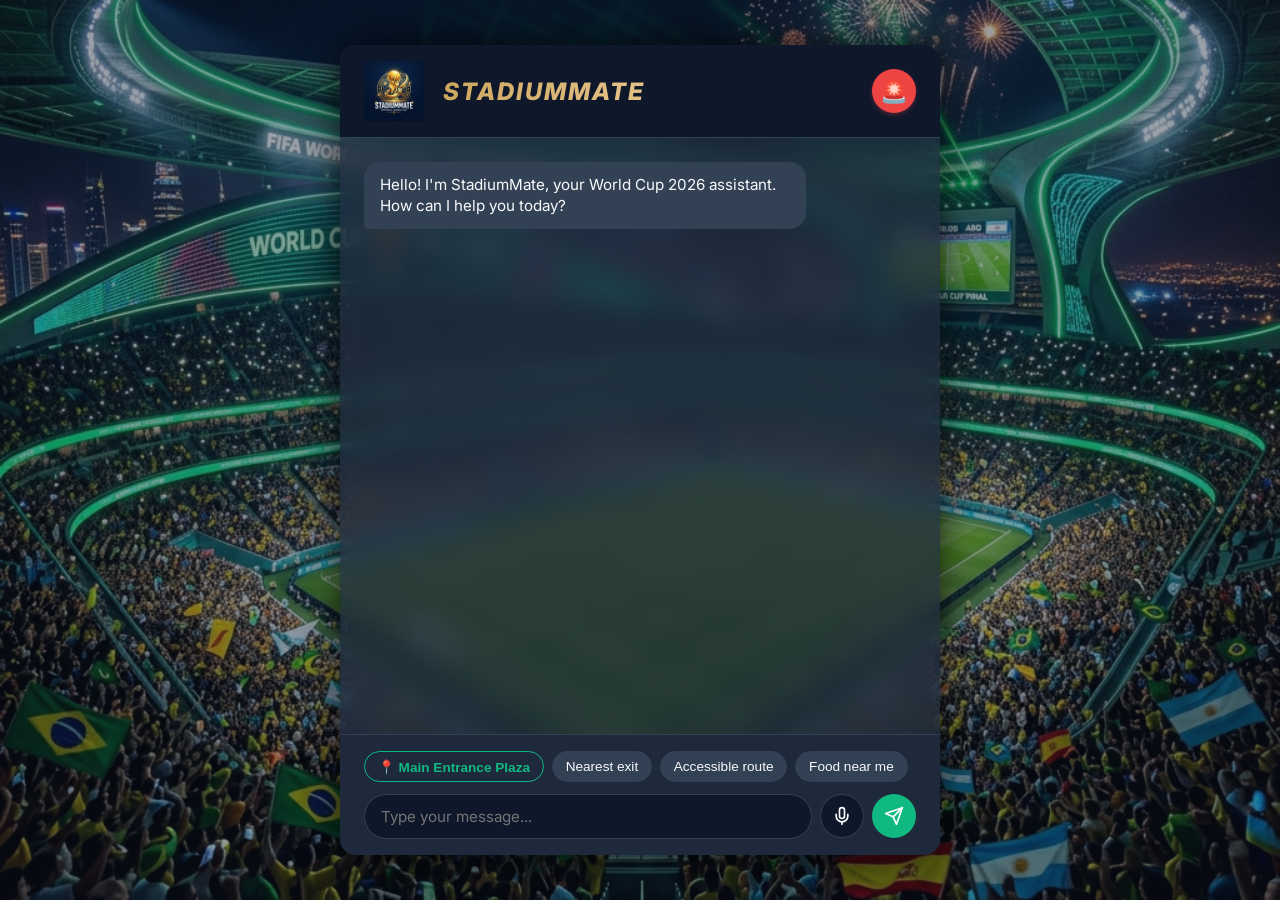
<file: index.html>
<!DOCTYPE html>
<html lang="en">

<head>
    <meta charset="UTF-8">
    <meta name="viewport" content="width=device-width, initial-scale=1.0">
    <title>StadiumMate - World Cup 2026 Assistant</title>
    <meta name="description"
        content="StadiumMate is a multilingual AI chat assistant for fans at FIFA World Cup 2026 stadiums.">
    <link rel="stylesheet" href="style.css">
    <link href="https://fonts.googleapis.com/css2?family=Inter:wght@300;400;500;600&display=swap" rel="stylesheet">
</head>

<body>
    <div class="bg-image"></div>
    <div class="app-container">
        <header>
            <div class="header-content">
                <img src="logo.png" alt="StadiumMate Logo" class="fifa-logo">
                <h1>STADIUMMATE</h1>
            </div>
            <div class="header-controls">
                <button id="emergencyBtn" class="emergency-btn" title="Emergency">🚨</button>
            </div>
        </header>

        <main class="chat-container" id="chatContainer">
            <div class="message system-message">
                <div class="bubble">
                    Hello! I'm StadiumMate, your World Cup 2026 assistant. How can I help you today?
                </div>
            </div>
        </main>

        <footer class="input-container">
            <div class="suggestion-chips">
                <button id="locationPillBtn" class="chip location-pill" type="button">📍 Main Entrance Plaza</button>
                <button class="chip" type="button">Nearest exit</button>
                <button class="chip" type="button">Accessible route</button>
                <button class="chip" type="button">Food near me</button>
            </div>
            <form id="chatForm">
                <input type="text" id="userInput" placeholder="Type your message..." autocomplete="off" required>
                <button type="button" id="mic-btn" aria-label="Voice input" title="Voice input">
                    <svg viewBox="0 0 24 24" fill="none" stroke="currentColor" stroke-width="2" stroke-linecap="round"
                        stroke-linejoin="round">
                        <path d="M12 2a3 3 0 0 0-3 3v7a3 3 0 0 0 6 0V5a3 3 0 0 0-3-3Z"></path>
                        <path d="M19 10v2a7 7 0 0 1-14 0v-2"></path>
                        <line x1="12" y1="19" x2="12" y2="22"></line>
                    </svg>
                </button>
                <button type="submit" id="sendBtn" aria-label="Send Message">
                    <svg viewBox="0 0 24 24" fill="none" stroke="currentColor" stroke-width="2" stroke-linecap="round"
                        stroke-linejoin="round">
                        <line x1="22" y1="2" x2="11" y2="13"></line>
                        <polygon points="22 2 15 22 11 13 2 9 22 2"></polygon>
                    </svg>
                </button>
            </form>
        </footer>
    </div>

    <!-- Bottom Sheet Overlays -->
    <div id="locationSheetBackdrop" class="sheet-backdrop hidden"></div>
    <div id="locationSheet" class="bottom-sheet hidden">
        <h3>Where are you now?</h3>
        <div class="location-grid">
            <button class="loc-btn" data-loc="plaza">Main Entrance Plaza</button>
            <button class="loc-btn" data-loc="gate-a">Gate A</button>
            <button class="loc-btn" data-loc="gate-b">Gate B</button>
            <button class="loc-btn" data-loc="gate-c">Gate C</button>
            <button class="loc-btn" data-loc="gate-d">Gate D</button>
            <button class="loc-btn" data-loc="gate-e">Gate E</button>
            <button class="loc-btn" data-loc="gate-g">Gate G</button>
        </div>
    </div>
    
    <div id="toast" class="toast hidden"></div>

    <script src="script.js"></script>
</body>

</html>
</file>
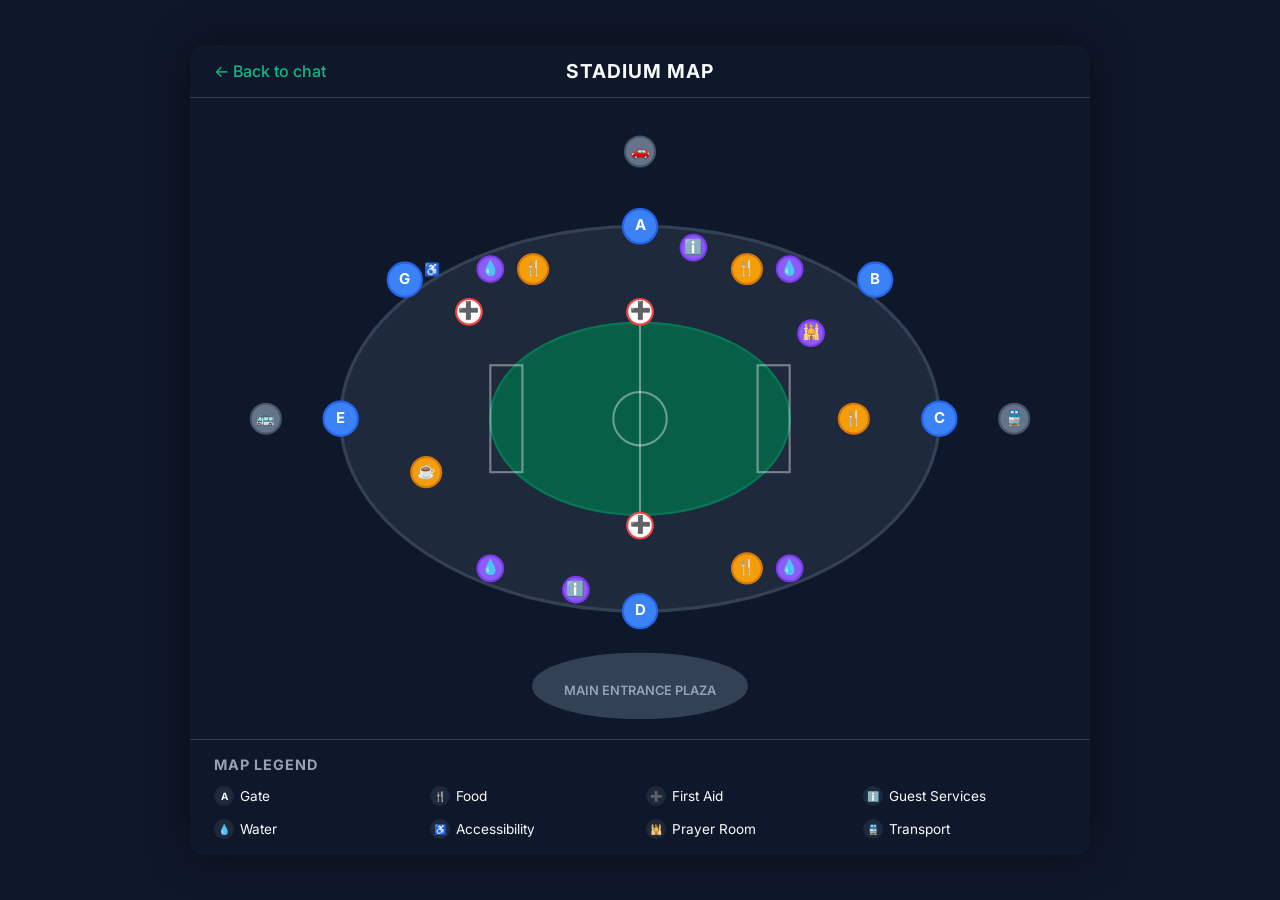
<file: map.html>
<!DOCTYPE html>
<html lang="en">

<head>
    <meta charset="UTF-8">
    <meta name="viewport" content="width=device-width, initial-scale=1.0">
    <title>Stadium Map - StadiumMate</title>
    <link rel="stylesheet" href="map.css">
    <link href="https://fonts.googleapis.com/css2?family=Inter:wght@300;400;500;600;700;800&display=swap"
        rel="stylesheet">
</head>

<body>
    <div class="map-container">
        <header>
            <a href="index.html" class="back-link">← <span class="back-text">Back to chat</span></a>
            <h1>STADIUM MAP </h1>
        </header>

        <main class="map-area">
            <svg id="stadiumMap" viewBox="0 0 800 600" xmlns="http://www.w3.org/2000/svg">
                <!-- Defs for filters and markers -->
                <defs>
                    <marker id="arrowhead" markerWidth="10" markerHeight="7" refX="9" refY="3.5" orient="auto">
                        <polygon points="0 0, 10 3.5, 0 7" fill="var(--accent-green)" />
                    </marker>
                </defs>

                <!-- Background Elements -->
                <rect width="100%" height="100%" fill="transparent" />

                <!-- Main Entrance Plaza Area -->
                <g id="plaza" class="marker" data-name="Main Entrance Plaza" transform="translate(400, 550)">
                    <ellipse cx="0" cy="0" rx="100" ry="30" class="plaza-area" />
                    <text x="0" y="5" class="plaza-text">MAIN ENTRANCE PLAZA</text>
                </g>

                <!-- Concourse -->
                <ellipse cx="400" cy="300" rx="280" ry="180" class="concourse" />

                <!-- Pitch -->
                <ellipse cx="400" cy="300" rx="140" ry="90" class="pitch" />
                <!-- Pitch Markings -->
                <line x1="400" y1="210" x2="400" y2="390" class="pitch-line" />
                <circle cx="400" cy="300" r="25" class="pitch-line" fill="none" />
                <rect x="260" y="250" width="30" height="100" class="pitch-line" fill="none" />
                <rect x="510" y="250" width="30" height="100" class="pitch-line" fill="none" />

                <!-- Route Path -->
                <path id="routeLine" class="route-line" d="" marker-end="url(#arrowhead)" />

                <!-- Map Markers Group -->
                <g id="markersLayer">
                    <!-- Gates -->
                    <g id="gate-a" class="marker" data-name="Gate A" transform="translate(400, 120)">
                        <circle r="16" class="gate-bg" />
                        <text class="icon">A</text>
                    </g>
                    <g id="gate-b" class="marker" data-name="Gate B" transform="translate(620, 170)">
                        <circle r="16" class="gate-bg" />
                        <text class="icon">B</text>
                    </g>
                    <g id="gate-c" class="marker" data-name="Gate C" transform="translate(680, 300)">
                        <circle r="16" class="gate-bg" />
                        <text class="icon">C</text>
                    </g>
                    <g id="gate-d" class="marker" data-name="Gate D" transform="translate(400, 480)">
                        <circle r="16" class="gate-bg" />
                        <text class="icon">D</text>
                    </g>
                    <g id="gate-e" class="marker" data-name="Gate E" transform="translate(120, 300)">
                        <circle r="16" class="gate-bg" />
                        <text class="icon">E</text>
                    </g>
                    <g id="gate-g" class="marker" data-name="Gate G" transform="translate(180, 170)">
                        <circle r="16" class="gate-bg" />
                        <text class="icon">G</text>
                        <text x="18" y="-5" class="wheelchair">♿</text>
                    </g>

                    <!-- Outside Bowl -->
                    <g id="rail-station" class="marker" data-name="Rail Station" transform="translate(750, 300)">
                        <circle r="14" class="outside-bg" />
                        <text class="icon">🚆</text>
                    </g>
                    <g id="bus-plaza" class="marker" data-name="Bus Plaza" transform="translate(50, 300)">
                        <circle r="14" class="outside-bg" />
                        <text class="icon">🚌</text>
                    </g>
                    <g id="rideshare-zone" class="marker" data-name="Lot K (Rideshare)" transform="translate(400, 50)">
                        <circle r="14" class="outside-bg" />
                        <text class="icon">🚗</text>
                    </g>

                    <!-- Food Courts -->
                    <g id="food-world" class="marker" data-name="Food World" transform="translate(300, 160)">
                        <circle r="14" class="food-bg" />
                        <text class="icon">🍴</text>
                    </g>
                    <g id="food-latin" class="marker" data-name="Food Latin" transform="translate(500, 160)">
                        <circle r="14" class="food-bg" />
                        <text class="icon">🍴</text>
                    </g>
                    <g id="food-global" class="marker" data-name="Food Global" transform="translate(600, 300)">
                        <circle r="14" class="food-bg" />
                        <text class="icon">🍴</text>
                    </g>
                    <g id="food-pizza" class="marker" data-name="Food Pizza" transform="translate(500, 440)">
                        <circle r="14" class="food-bg" />
                        <text class="icon">🍴</text>
                    </g>
                    <g id="food-cafe" class="marker" data-name="Cafe" transform="translate(200, 350)">
                        <circle r="14" class="food-bg" />
                        <text class="icon">☕</text>
                    </g>

                    <!-- First Aid -->
                    <g id="first-aid-north" class="marker" data-name="First Aid" transform="translate(400, 200)">
                        <circle r="12" class="medical-bg" />
                        <text class="icon red-cross">➕</text>
                    </g>
                    <g id="first-aid-south" class="marker" data-name="First Aid" transform="translate(400, 400)">
                        <circle r="12" class="medical-bg" />
                        <text class="icon red-cross">➕</text>
                    </g>
                    <g id="first-aid-upper" class="marker" data-name="First Aid" transform="translate(240, 200)">
                        <circle r="12" class="medical-bg" />
                        <text class="icon red-cross">➕</text>
                    </g>

                    <!-- Facilities -->
                    <g id="prayer-room" class="marker" data-name="Prayer Room" transform="translate(560, 220)">
                        <circle r="12" class="facility-bg" />
                        <text class="icon">🕌</text>
                    </g>

                    <g id="guest-services" class="marker" data-name="Guest Services" transform="translate(340, 460)">
                        <circle r="12" class="facility-bg" />
                        <text class="icon">ℹ️</text>
                    </g>

                    <g id="guest-services-a" class="marker" data-name="Guest Services" transform="translate(450, 140)">
                        <circle r="12" class="facility-bg" />
                        <text class="icon">ℹ️</text>
                    </g>

                    <!-- Water Fountains -->
                    <g id="water-1" class="marker" data-name="Water Fountain" transform="translate(260, 160)">
                        <circle r="12" class="facility-bg" />
                        <text class="icon droplet">💧</text>
                    </g>
                    <g id="water-2" class="marker" data-name="Water Fountain" transform="translate(540, 160)">
                        <circle r="12" class="facility-bg" />
                        <text class="icon droplet">💧</text>
                    </g>
                    <g id="water-3" class="marker" data-name="Water Fountain" transform="translate(260, 440)">
                        <circle r="12" class="facility-bg" />
                        <text class="icon droplet">💧</text>
                    </g>
                    <g id="water-4" class="marker" data-name="Water Fountain" transform="translate(540, 440)">
                        <circle r="12" class="facility-bg" />
                        <text class="icon droplet">💧</text>
                    </g>
                </g>

                <!-- Origin Indicator -->
                <g id="originMarker" class="origin-marker" style="display: none;">
                    <circle r="10" class="origin-dot" />
                    <circle r="10" class="origin-pulse" />
                    <rect x="-45" y="-35" width="90" height="22" rx="4" class="tooltip-bg" />
                    <text x="0" y="-20" class="tooltip-text" style="font-size: 11px;">You are here</text>
                </g>

                <!-- Dynamic Tooltip Anchor -->
                <g id="tooltipGroup" style="display: none; transition: transform 0.3s ease;">
                    <rect x="-60" y="-45" width="120" height="26" rx="4" class="tooltip-bg" />
                    <text x="0" y="-28" class="tooltip-text">📍 You're heading here</text>
                    <polygon points="-5,-19 5,-19 0,-14" class="tooltip-arrow" />
                </g>
            </svg>
        </main>

        <aside class="legend">
            <h3>Map Legend</h3>
            <div class="legend-grid">
                <div class="legend-item"><span class="legend-icon">A</span> Gate</div>
                <div class="legend-item"><span class="legend-icon">🍴</span> Food</div>
                <div class="legend-item"><span class="legend-icon">➕</span> First Aid</div>
                <div class="legend-item"><span class="legend-icon">ℹ️</span> Guest Services</div>
                <div class="legend-item"><span class="legend-icon">💧</span> Water</div>
                <div class="legend-item"><span class="legend-icon">♿</span> Accessibility</div>
                <div class="legend-item"><span class="legend-icon">🕌</span> Prayer Room</div>
                <div class="legend-item"><span class="legend-icon">🚆</span> Transport</div>
            </div>
        </aside>
    </div>
    <script src="map.js"></script>
    <div id="hoverTooltip" class="hover-tooltip"></div>
</body>

</html>
</file>
<file: style.css>
:root {
    --bg-dark: #0f172a;
    --bg-panel: #1e293b;
    --accent-green: #10b981;
    --accent-green-hover: #059669;
    --text-primary: #f8fafc;
    --text-secondary: #94a3b8;
    --chat-user: #10b981;
    --chat-bot: #334155;
    --border-color: #334155;
}

* {
    box-sizing: border-box;
    margin: 0;
    padding: 0;
}

body {
    font-family: 'Inter', sans-serif;
    background-color: var(--bg-dark);
    color: var(--text-primary);
    height: 100vh;
    display: flex;
    justify-content: center;
    align-items: center;
}

.bg-image {
    position: fixed;
    top: 0;
    left: 0;
    width: 100vw;
    height: 100vh;
    background-image: url('bg.png');
    background-size: cover;
    background-position: center;
    z-index: -1;
    opacity: 0.6;
}

.app-container {
    width: 100%;
    max-width: 600px;
    height: 100vh;
    display: flex;
    flex-direction: column;
    background-color: rgba(30, 41, 59, 0.75);
    backdrop-filter: blur(12px);
    -webkit-backdrop-filter: blur(12px);
    box-shadow: 0 0 40px rgba(0, 0, 0, 0.8);
}

@media (min-width: 600px) {
    .app-container {
        height: 90vh;
        border-radius: 16px;
        overflow: hidden;
    }
}

header {
    display: flex;
    justify-content: space-between;
    /* Adjusted for right-side controls */
    align-items: center;
    padding: 1rem 1.5rem;
    background-color: #0f172a;
    border-bottom: 1px solid var(--border-color);
    z-index: 10;
}

.header-content {
    display: flex;
    align-items: center;
    gap: 1.2rem;
}

.header-content h1 {
    font-size: 1.5rem;
    font-weight: 800;
    font-style: italic;
    background: linear-gradient(to right, #cda75f, #e5c388);
    /* Refined, mature antique gold */
    -webkit-background-clip: text;
    background-clip: text;
    -webkit-text-fill-color: transparent;
    color: transparent;
    letter-spacing: 2px;
}

.fifa-logo {
    height: 60px;
    width: auto;
    object-fit: contain;
}

.header-controls {
    display: flex;
    align-items: center;
    gap: 1.5rem;
}

.chat-container {
    flex: 1;
    overflow-y: auto;
    padding: 1.5rem;
    display: flex;
    flex-direction: column;
    gap: 1rem;
    scroll-behavior: smooth;
    /* Standard scrollbar properties for Firefox */
    scrollbar-width: thin;
    scrollbar-color: var(--border-color) transparent;
}

.chat-container::-webkit-scrollbar {
    width: 6px;
}

.chat-container::-webkit-scrollbar-track {
    background: transparent;
}

.chat-container::-webkit-scrollbar-thumb {
    background-color: var(--border-color);
    border-radius: 10px;
}

.message {
    display: flex;
    flex-direction: column;
    max-width: 80%;
    margin-bottom: 1rem;
    animation: fadeIn 0.3s ease forwards;
}

.message-content {
    display: flex;
    flex-direction: row;
    align-items: center;
    gap: 8px;
}

.user-message .message-content {
    flex-direction: row-reverse;
}

.speaker-btn {
    background: transparent;
    border: none;
    color: var(--text-secondary);
    cursor: pointer;
    padding: 6px;
    display: flex;
    align-items: center;
    justify-content: center;
    border-radius: 50%;
    transition: background-color 0.2s ease, color 0.2s ease;
    flex-shrink: 0;
}

.speaker-btn:hover {
    background-color: var(--bg-hover);
    color: var(--accent-green);
}

.speaker-btn.speaking-active {
    color: #ef4444;
    /* Stop icon color */
    animation: pulseIcon 1.5s infinite;
}

.speaking-label {
    font-size: 0.75rem;
    color: var(--accent-green);
    animation: pulseText 1.5s infinite;
    white-space: nowrap;
}

@keyframes pulseIcon {
    0% {
        transform: scale(1);
        opacity: 1;
    }

    50% {
        transform: scale(1.15);
        opacity: 0.8;
    }

    100% {
        transform: scale(1);
        opacity: 1;
    }
}

@keyframes pulseText {
    0% {
        opacity: 1;
    }

    50% {
        opacity: 0.5;
    }

    100% {
        opacity: 1;
    }
}

@keyframes fadeIn {
    from {
        opacity: 0;
        transform: translateY(10px);
    }

    to {
        opacity: 1;
        transform: translateY(0);
    }
}

.message.user-message {
    align-self: flex-end;
}

.message.system-message,
.message.bot-message {
    align-self: flex-start;
}

.bubble {
    padding: 0.75rem 1rem;
    border-radius: 16px;
    font-size: 0.95rem;
    line-height: 1.4;
    word-wrap: break-word;
}

.user-message .bubble {
    background-color: var(--chat-user);
    color: #fff;
    border-bottom-right-radius: 4px;
}

.bot-message .bubble,
.system-message .bubble {
    background-color: var(--chat-bot);
    color: var(--text-primary);
    border-bottom-left-radius: 4px;
}

.error-message .bubble {
    background-color: #ef4444;
    color: #fff;
}

/* Typing indicator */
.typing-indicator {
    display: flex;
    align-items: center;
    gap: 4px;
    padding: 1rem;
    background-color: var(--chat-bot);
    border-radius: 16px;
    border-bottom-left-radius: 4px;
    width: fit-content;
}

.dot {
    width: 6px;
    height: 6px;
    background-color: var(--text-secondary);
    border-radius: 50%;
    animation: bounce 1.4s infinite ease-in-out both;
}

.dot:nth-child(1) {
    animation-delay: -0.32s;
}

.dot:nth-child(2) {
    animation-delay: -0.16s;
}

@keyframes bounce {

    0%,
    80%,
    100% {
        transform: scale(0);
    }

    40% {
        transform: scale(1);
    }
}

.input-container {
    padding: 1rem 1.5rem;
    background-color: var(--bg-panel);
    border-top: 1px solid var(--border-color);
}

#chatForm {
    display: flex;
    gap: 0.5rem;
}

#userInput {
    flex: 1;
    background-color: var(--bg-dark);
    border: 1px solid var(--border-color);
    color: var(--text-primary);
    padding: 0.75rem 1rem;
    border-radius: 24px;
    font-family: 'Inter', sans-serif;
    font-size: 0.95rem;
    outline: none;
    transition: border-color 0.2s ease, box-shadow 0.2s ease;
}

#userInput:focus {
    border-color: var(--accent-green);
    box-shadow: 0 0 0 2px rgba(16, 185, 129, 0.2);
}

#mic-btn {
    background-color: var(--bg-dark);
    color: var(--text-primary);
    border: 1px solid var(--border-color);
    border-radius: 50%;
    width: 44px;
    height: 44px;
    display: flex;
    justify-content: center;
    align-items: center;
    cursor: pointer;
    transition: background-color 0.2s ease, border-color 0.2s ease, transform 0.1s ease;
    font-size: 1.2rem;
    flex-shrink: 0;
}

#mic-btn:hover {
    background-color: var(--bg-panel);
    border-color: var(--accent-green);
}

#mic-btn:active {
    transform: scale(0.95);
}

#mic-btn.listening {
    background-color: #ef4444;
    /* red */
    color: white;
    border-color: #ef4444;
    animation: pulse 1.5s infinite;
}

@keyframes pulse {
    0% {
        box-shadow: 0 0 0 0 rgba(239, 68, 68, 0.7);
    }

    70% {
        box-shadow: 0 0 0 10px rgba(239, 68, 68, 0);
    }

    100% {
        box-shadow: 0 0 0 0 rgba(239, 68, 68, 0);
    }
}

#mic-btn svg {
    width: 20px;
    height: 20px;
}

#sendBtn {
    background-color: var(--accent-green);
    color: white;
    border: none;
    border-radius: 50%;
    width: 44px;
    height: 44px;
    display: flex;
    justify-content: center;
    align-items: center;
    cursor: pointer;
    transition: background-color 0.2s ease, transform 0.1s ease;
}

#sendBtn:hover {
    background-color: var(--accent-green-hover);
}

#sendBtn:active {
    transform: scale(0.95);
}

#sendBtn svg {
    width: 20px;
    height: 20px;
}

/* Emergency Button */
.emergency-btn {
    background-color: #ef4444;
    color: white;
    border: none;
    border-radius: 50%;
    width: 44px;
    height: 44px;
    display: flex;
    align-items: center;
    justify-content: center;
    font-size: 1.4rem;
    cursor: pointer;
    transition: background-color 0.2s, transform 0.1s;
    box-shadow: 0 2px 4px rgba(239, 68, 68, 0.3);
}

.emergency-btn:hover {
    background-color: #dc2626;
}

.emergency-btn:active {
    transform: scale(0.95);
}

/* Suggestion Chips */
.suggestion-chips {
    display: flex;
    gap: 0.5rem;
    margin-bottom: 0.75rem;
    overflow-x: auto;
    scrollbar-width: none;
}

.suggestion-chips::-webkit-scrollbar {
    display: none;
}

.chip {
    background-color: var(--chat-bot);
    color: var(--text-primary);
    border: 1px solid var(--border-color);
    border-radius: 16px;
    padding: 0.4rem 0.8rem;
    font-size: 0.85rem;
    cursor: pointer;
    white-space: nowrap;
    transition: background-color 0.2s, border-color 0.2s;
}

.location-pill {
    background-color: var(--bg-panel);
    border-color: var(--accent-green);
    font-weight: 600;
    color: var(--accent-green);
}

.chip:hover {
    background-color: var(--bg-panel);
    border-color: var(--accent-green);
}

/* Take Me There Button */
.take-me-there-btn {
    background-color: var(--chat-bot);
    color: var(--accent-green);
    border: 1px solid var(--accent-green);
    border-radius: 16px;
    padding: 0.5rem 1rem;
    font-size: 0.85rem;
    font-weight: 500;
    cursor: pointer;
    white-space: nowrap;
    transition: background-color 0.2s, color 0.2s;
    margin-top: 0.5rem;
    align-self: flex-start;
    display: inline-flex;
    align-items: center;
    gap: 0.5rem;
}

.take-me-there-btn:hover {
    background-color: var(--accent-green);
    color: var(--bg-dark);
}


.hidden {
    display: none !important;
}

.sheet-backdrop {
    position: fixed;
    inset: 0;
    background: rgba(0, 0, 0, 0.6);
    z-index: 900;
}

.bottom-sheet {
    position: fixed;
    left: 0;
    right: 0;
    bottom: 0;
    background: #1e293b;
    border-radius: 16px 16px 0 0;
    padding: 1.2rem;
    z-index: 950;
    transform: translateY(100%);
    transition: transform 0.3s ease;
    box-shadow: 0 -10px 30px rgba(0, 0, 0, 0.4);
}

.bottom-sheet h3 {
    color: #f8fafc;
    margin-bottom: 1rem;
    font-size: 1rem;
}

.bottom-sheet.open {
    transform: translateY(0);
}

.location-grid {
    display: grid;
    grid-template-columns: repeat(2, 1fr);
    gap: 0.6rem;
}

.loc-btn {
    padding: 0.8rem;
    border: 1px solid #334155;
    border-radius: 10px;
    background: #0f172a;
    color: #f8fafc;
    font-size: 0.9rem;
    cursor: pointer;
    transition: background 0.15s ease, border-color 0.15s ease;
}

.loc-btn:hover {
    border-color: #10b981;
}

.loc-btn.active {
    background: #10b981;
    color: #0f172a;
    font-weight: 700;
    border-color: #10b981;
}

.toast {
    position: fixed;
    bottom: 90px;
    left: 50%;
    transform: translateX(-50%);
    background: #10b981;
    color: #0f172a;
    padding: 0.5rem 1rem;
    border-radius: 8px;
    font-weight: 600;
    z-index: 1000;
    opacity: 0;
    transition: opacity 0.3s ease;
    pointer-events: none;
}

.toast.show {
    opacity: 1;
}
</file>
<file: map.css>
:root {
    --bg-dark: #0f172a;
    --bg-panel: #1e293b;
    --accent-green: #10b981;
    --accent-green-hover: #059669;
    --text-primary: #f8fafc;
    --text-secondary: #94a3b8;
    --border-color: #334155;

    --pitch-green: #065f46;
    --concourse-bg: #1e293b;
    --plaza-bg: #334155;
}

* {
    box-sizing: border-box;
    margin: 0;
    padding: 0;
}

body {
    font-family: 'Inter', sans-serif;
    background-color: var(--bg-dark);
    color: var(--text-primary);
    height: 100vh;
    display: flex;
    justify-content: center;
    align-items: center;
}

.map-container {
    width: 100%;
    max-width: 900px;
    height: 100vh;
    display: flex;
    flex-direction: column;
    background-color: var(--bg-panel);
}

@media (min-width: 900px) {
    .map-container {
        height: 90vh;
        border-radius: 16px;
        overflow: hidden;
        box-shadow: 0 0 40px rgba(0, 0, 0, 0.5);
    }
}

header {
    display: flex;
    align-items: center;
    padding: 1rem 1.5rem;
    background-color: var(--bg-dark);
    border-bottom: 1px solid var(--border-color);
}

.back-link {
    color: var(--accent-green);
    text-decoration: none;
    font-weight: 500;
    margin-right: auto;
}

.back-link:hover {
    color: var(--accent-green-hover);
}

header h1 {
    font-size: 1.2rem;
    font-weight: 700;
    letter-spacing: 1px;
    position: absolute;
    left: 50%;
    transform: translateX(-50%);
}

.map-area {
    flex: 1;
    position: relative;
    overflow: hidden;
    display: flex;
    justify-content: center;
    align-items: center;
    background-color: var(--bg-dark);
}

svg {
    width: 100%;
    height: 100%;
    max-height: 100%;
}

/* SVG Styles */
.plaza-area {
    fill: var(--plaza-bg);
    stroke: var(--border-color);
    stroke-width: 2;
}

.plaza-text {
    fill: var(--text-secondary);
    font-size: 12px;
    font-weight: 600;
    text-anchor: middle;
    dominant-baseline: middle;
}

.concourse {
    fill: var(--concourse-bg);
    stroke: var(--border-color);
    stroke-width: 3;
}

.pitch {
    fill: var(--pitch-green);
    stroke: #047857;
    stroke-width: 2;
}

.pitch-line {
    stroke: rgba(255, 255, 255, 0.4);
    stroke-width: 2;
}

/* Markers */
.marker {
    cursor: pointer;
}

.marker:hover .gate-bg,
.marker:hover .food-bg,
.marker:hover .medical-bg,
.marker:hover .facility-bg,
.marker:hover .outside-bg {
    filter: brightness(1.35);
    stroke: var(--accent-green);
}

.marker text {
    font-family: 'Inter', sans-serif;
}

.icon {
    font-size: 14px;
    text-anchor: middle;
    dominant-baseline: middle;
    fill: #fff;
    font-weight: 700;
}

.gate-bg {
    fill: #3b82f6;
    stroke: #2563eb;
    stroke-width: 2;
}

.food-bg {
    fill: #f59e0b;
    stroke: #d97706;
    stroke-width: 2;
}

.medical-bg {
    fill: #fff;
    stroke: #ef4444;
    stroke-width: 2;
}

.facility-bg {
    fill: #8b5cf6;
    stroke: #7c3aed;
    stroke-width: 2;
}

.outside-bg {
    fill: #64748b;
    stroke: #475569;
    stroke-width: 2;
}

.red-cross {
    fill: #ef4444;
    font-size: 16px;
    font-weight: 900;
}

.droplet {
    fill: #3b82f6;
    font-size: 14px;
}

.wheelchair {
    font-size: 12px;
    fill: #3b82f6;
}

/* Route Animation */
.route-line {
    fill: none;
    stroke: var(--accent-green);
    stroke-width: 4;
    stroke-dasharray: 10 10;
    animation: dash 1s linear infinite;
    opacity: 0.8;
}

@keyframes dash {
    from {
        stroke-dashoffset: 20;
    }

    to {
        stroke-dashoffset: 0;
    }
}

/* Highlight Animation */
.marker.highlight {
    animation: pulseMarker 1.5s infinite;
}

.marker.highlight .gate-bg,
.marker.highlight .food-bg,
.marker.highlight .medical-bg,
.marker.highlight .facility-bg,
.marker.highlight .outside-bg {
    stroke: var(--accent-green);
    stroke-width: 4;
}

@keyframes pulseMarker {
    0% {
        filter: drop-shadow(0 0 0px var(--accent-green));
    }

    50% {
        filter: drop-shadow(0 0 10px var(--accent-green));
        stroke-width: 6;
        stroke: var(--accent-green);
    }

    100% {
        filter: drop-shadow(0 0 0px var(--accent-green));
    }
}

/* Tooltip */
#tooltipGroup,
#tooltipGroup * {
    pointer-events: none;
}

.tooltip-bg {
    fill: var(--accent-green);
}

.tooltip-text {
    fill: var(--bg-dark);
    font-size: 11px;
    font-weight: 700;
    text-anchor: middle;
}

.tooltip-arrow {
    fill: var(--accent-green);
}

/* Legend */
.legend {
    background-color: var(--bg-dark);
    padding: 1rem 1.5rem;
    border-top: 1px solid var(--border-color);
}

.legend h3 {
    font-size: 0.9rem;
    color: var(--text-secondary);
    margin-bottom: 0.8rem;
    text-transform: uppercase;
    letter-spacing: 1px;
}

.legend-grid {
    display: grid;
    grid-template-columns: repeat(4, 1fr);
    gap: 0.8rem;
}

@media (max-width: 600px) {
    .legend-grid {
        grid-template-columns: repeat(2, 1fr);
    }
}

.legend-item {
    display: flex;
    align-items: center;
    gap: 6px;
    font-size: 0.85rem;
    color: var(--text-primary);
}

.legend-icon {
    display: inline-flex;
    justify-content: center;
    align-items: center;
    width: 20px;
    height: 20px;
    background-color: var(--bg-panel);
    border-radius: 50%;
    font-size: 10px;
    font-weight: bold;
}

/* Hover HTML Tooltip */
.hover-tooltip {
    position: fixed;
    top: 0;
    left: 0;
    pointer-events: none;
    opacity: 0;
    background-color: var(--accent-green);
    color: var(--bg-dark);
    padding: 0.3rem 0.6rem;
    border-radius: 4px;
    font-size: 11px;
    font-weight: 700;
    z-index: 1000;
    transition: opacity 0.2s ease-in-out;
    white-space: nowrap;
    box-shadow: 0 4px 6px rgba(0, 0, 0, 0.3);
}

.hover-tooltip.visible {
    opacity: 1;
}

/* Origin Marker Styles */
.origin-dot {
    fill: #3b82f6;
    /* Distinct blue */
    stroke: #ffffff;
    stroke-width: 2;
}

.origin-pulse {
    fill: none;
    stroke: #3b82f6;
    stroke-width: 2;
    animation: originPulse 2s infinite ease-out;
}

@keyframes originPulse {
    0% {
        r: 10;
        opacity: 1;
    }

    100% {
        r: 25;
        opacity: 0;
    }
}

@media (max-width: 600px) {
    header h1 {
        font-size: 1rem;
        letter-spacing: 0.5px;
    }

    .back-text {
        display: none;
    }

    .back-link {
        font-size: 1.3rem;
        padding: 0 0.4rem;
    }
}
</file>
